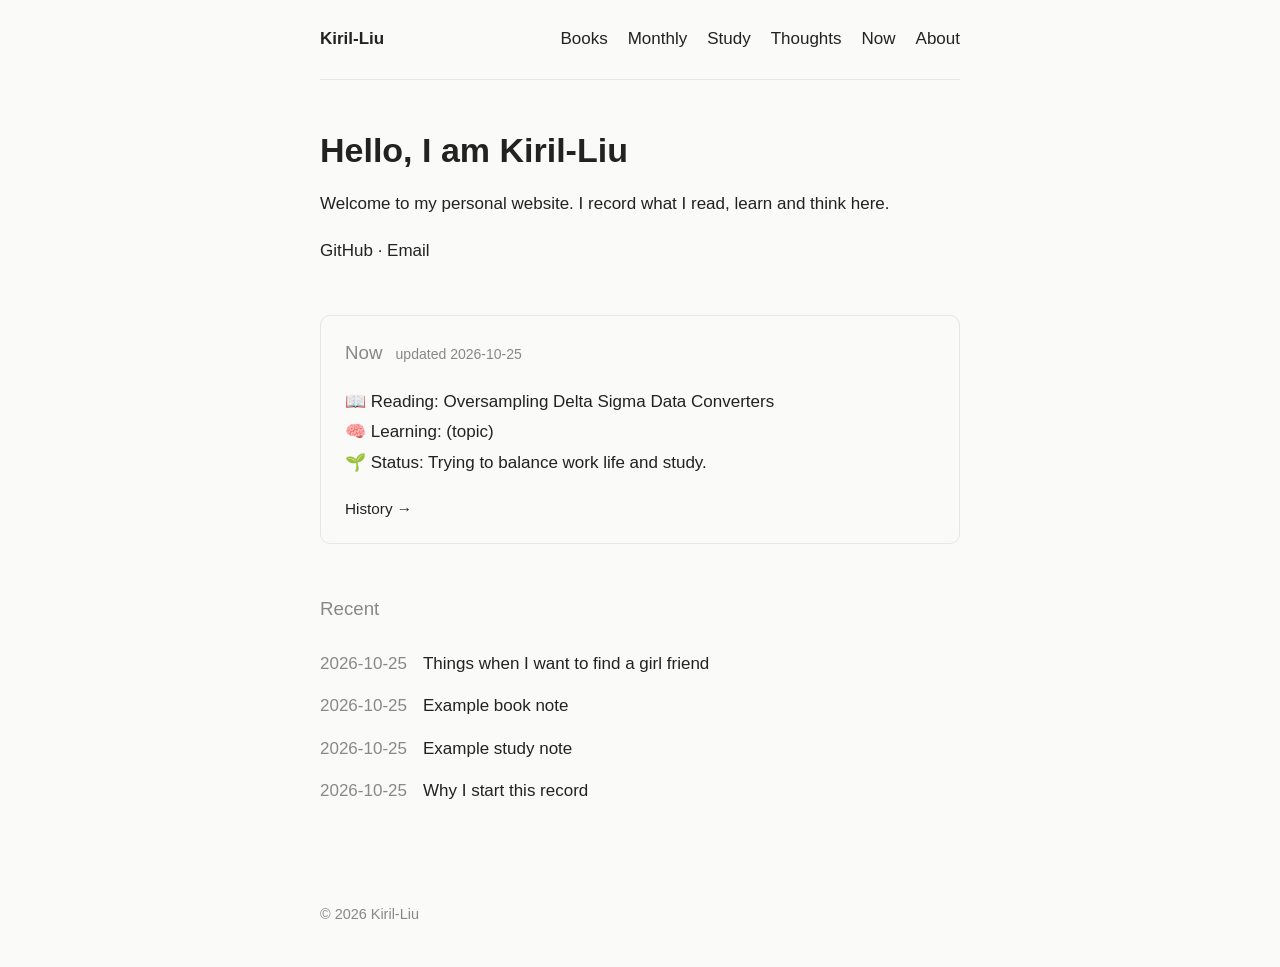
<file: index.html>
<!DOCTYPE html>
<html lang="en">
<head>
  <meta charset="UTF-8">
  <meta name="viewport" content="width=device-width, initial-scale=1">
  <title>Kiril-Liu</title>
  <link rel="stylesheet" href="style.css">
</head>
<body>
  <header>
    <nav>
      <a href="index.html" class="logo">Kiril-Liu</a>
      <a href="books.html">Books</a>
      <a href="monthly.html">Monthly</a>
      <a href="study.html">Study</a>
      <a href="thoughts.html">Thoughts</a>
      <a href="now.html">Now</a>
      <a href="about.html">About</a>
    </nav>
  </header>

  <main>
    <section class="fade">
      <h1>Hello, I am Kiril-Liu</h1>
      <p>Welcome to my personal website. I record what I read, learn and think here.</p>
      <p class="links">
        <a href="https://github.com/kiril-liu">GitHub</a> &middot;
        <a href="mailto:ljx@mail.hfut.edu.cn">Email</a>
      </p>
    </section>

    <section class="now fade">
      <h2>Now <small>updated 2026-10-25</small></h2>
      <ul>
        <li>📖 Reading: Oversampling Delta Sigma Data Converters</li>
        <li>🧠 Learning: (topic)</li>
        <li>🌱 Status: Trying to balance work life and study.</li>
      </ul>
      <p class="more"><a href="now.html">History &rarr;</a></p>
    </section>

    <section class="fade">
      <h2>Recent</h2>
      <!-- Add new lines at the top -->
      <ul class="list">
        <li><span>2026-10-25</span><a href="thoughts/things-when-i-want-to-find-a-girl-friend.html">Things when I want to find a girl friend</a></li>
        <li><span>2026-10-25</span><a href="books/example-book.html">Example book note</a></li>
        <li><span>2026-10-25</span><a href="study/example-note.html">Example study note</a></li>
        <li><span>2026-10-25</span><a href="about.html">Why I start this record</a></li>
      </ul>
    </section>
  </main>

  <footer>&copy; 2026 Kiril-Liu</footer>
</body>
</html>
</file>
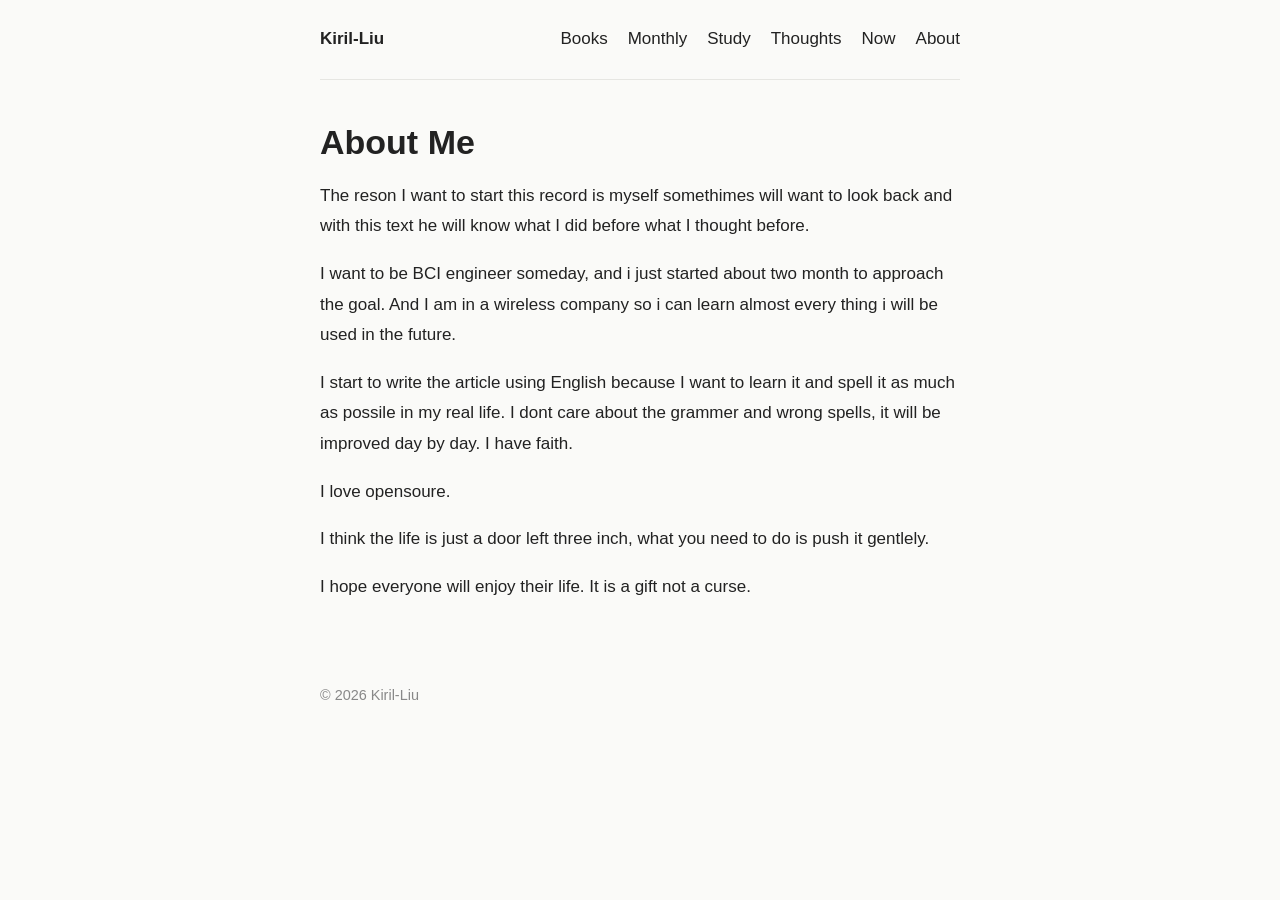
<file: about.html>
<!DOCTYPE html>
<html lang="en">
<head>
  <meta charset="UTF-8">
  <meta name="viewport" content="width=device-width, initial-scale=1">
  <title>About Me</title>
  <link rel="stylesheet" href="style.css">
</head>
<body>
  <header>
    <nav>
      <a href="index.html" class="logo">Kiril-Liu</a>
      <a href="books.html">Books</a>
      <a href="monthly.html">Monthly</a>
      <a href="study.html">Study</a>
      <a href="thoughts.html">Thoughts</a>
      <a href="now.html">Now</a>
      <a href="about.html">About</a>
    </nav>
  </header>

  <main>
    <article class="post fade">
      <h1>About Me</h1>
      <p>The reson I want to start this record is myself somethimes will want to look back and with this text he will know what I did before what I thought before.</p>
      <p>I want to be BCI engineer someday, and i just started about two month to approach the goal. And I am in a wireless company so i can learn almost every thing i will be used in the future.</p>
      <p>I start to write the article using English because I want to learn it and spell it as much as possile in my real life. I dont care about the grammer and wrong spells, it will be improved day by day. I have faith.</p>
      <p>I love opensoure.</p>
      <p>I think the life is just a door left three inch, what you need to do is push it gentlely.</p>
      <p>I hope everyone will enjoy their life. It is a gift not a curse.</p>
    </article>
  </main>

  <footer>&copy; 2026 Kiril-Liu</footer>
</body>
</html>
</file>
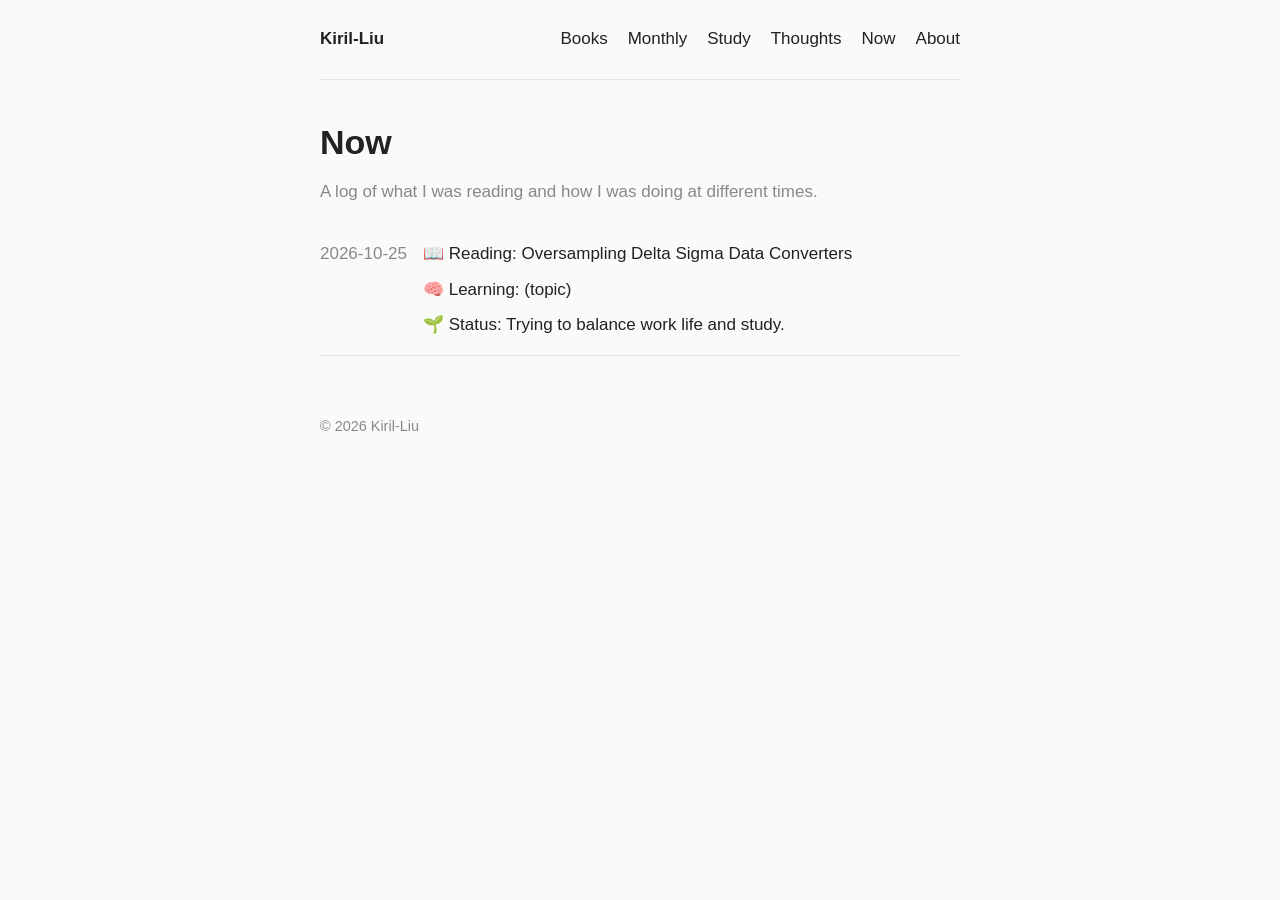
<file: now.html>
<!DOCTYPE html>
<html lang="en">
<head>
  <meta charset="UTF-8">
  <meta name="viewport" content="width=device-width, initial-scale=1">
  <title>Now</title>
  <link rel="stylesheet" href="style.css">
</head>
<body>
  <header>
    <nav>
      <a href="index.html" class="logo">Kiril-Liu</a>
      <a href="books.html">Books</a>
      <a href="monthly.html">Monthly</a>
      <a href="study.html">Study</a>
      <a href="thoughts.html">Thoughts</a>
      <a href="now.html">Now</a>
      <a href="about.html">About</a>
    </nav>
  </header>

  <main>
    <h1 class="fade">Now</h1>
    <p class="fade lead">A log of what I was reading and how I was doing at different times.</p>
    <!-- New entries go at the top of this list -->
    <ul class="now-log fade">
      <li>
        <span>2026-10-25</span>
        <div>
          <p>📖 Reading: Oversampling Delta Sigma Data Converters</p>
          <p>🧠 Learning: (topic)</p>
          <p>🌱 Status: Trying to balance work life and study.</p>
        </div>
      </li>
    </ul>
  </main>

  <footer>&copy; 2026 Kiril-Liu</footer>
</body>
</html>
</file>
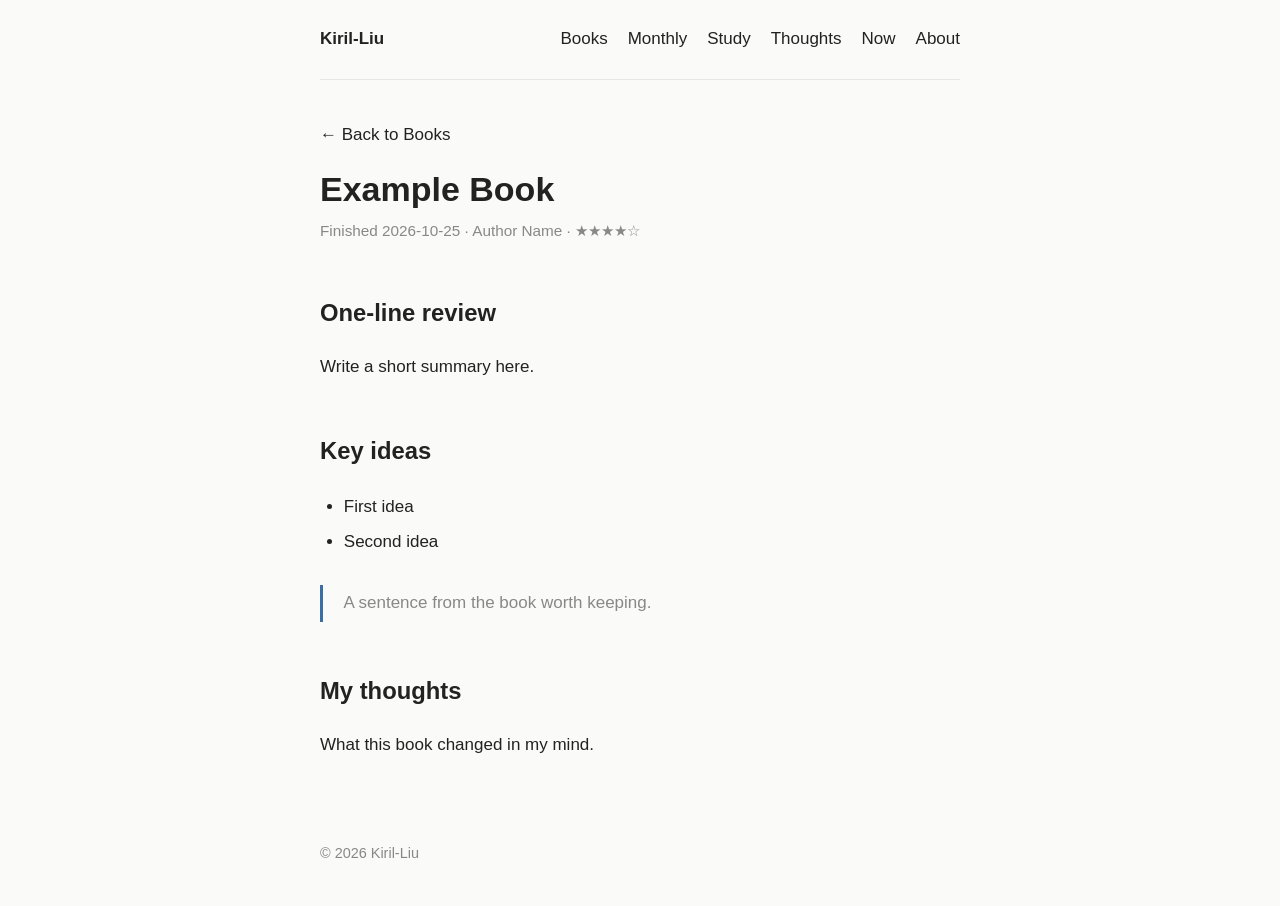
<file: books/example-book.html>
<!DOCTYPE html>
<html lang="en">
<head>
  <meta charset="UTF-8">
  <meta name="viewport" content="width=device-width, initial-scale=1">
  <title>Example Book</title>
  <link rel="stylesheet" href="../style.css">
</head>
<body>
  <header>
    <nav>
      <a href="../index.html" class="logo">Kiril-Liu</a>
      <a href="../books.html">Books</a>
      <a href="../monthly.html">Monthly</a>
      <a href="../study.html">Study</a>
      <a href="../thoughts.html">Thoughts</a>
      <a href="../now.html">Now</a>
      <a href="../about.html">About</a>
    </nav>
  </header>

  <main>
    <article class="post fade">
      <p><a href="../books.html">&larr; Back to Books</a></p>
      <h1>Example Book</h1>
      <p class="meta"><time>Finished 2026-10-25</time> &middot; Author Name &middot; ★★★★☆</p>

      <h2>One-line review</h2>
      <p>Write a short summary here.</p>

      <h2>Key ideas</h2>
      <ul>
        <li>First idea</li>
        <li>Second idea</li>
      </ul>

      <blockquote>A sentence from the book worth keeping.</blockquote>

      <h2>My thoughts</h2>
      <p>What this book changed in my mind.</p>
    </article>
  </main>

  <footer>&copy; 2026 Kiril-Liu</footer>
</body>
</html>
</file>
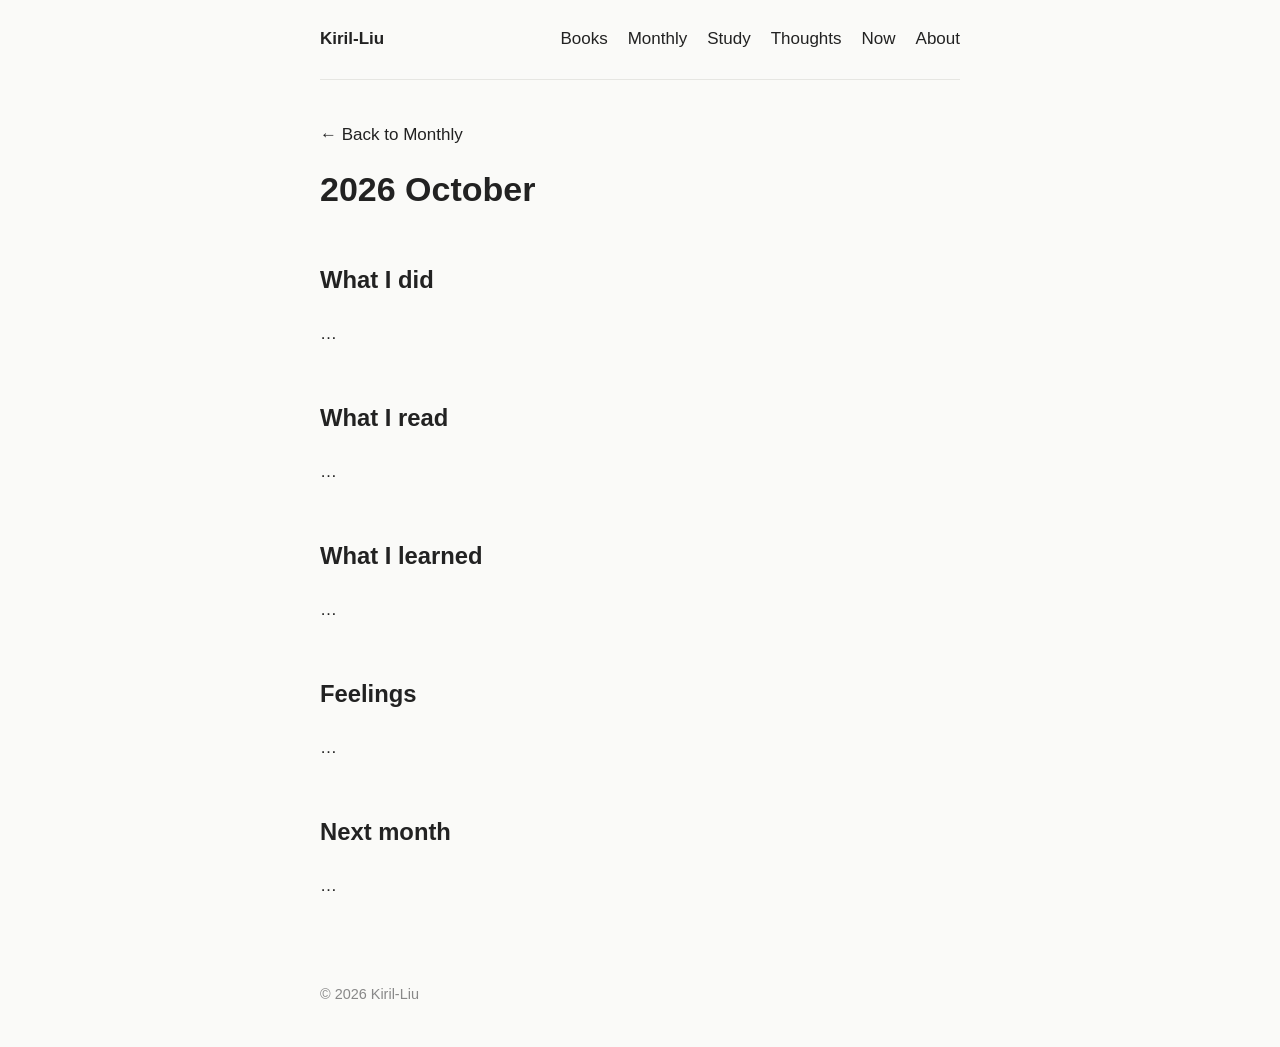
<file: monthly/2026-10.html>
<!DOCTYPE html>
<html lang="en">
<head>
  <meta charset="UTF-8">
  <meta name="viewport" content="width=device-width, initial-scale=1">
  <title>2026 October</title>
  <link rel="stylesheet" href="../style.css">
</head>
<body>
  <header>
    <nav>
      <a href="../index.html" class="logo">Kiril-Liu</a>
      <a href="../books.html">Books</a>
      <a href="../monthly.html">Monthly</a>
      <a href="../study.html">Study</a>
      <a href="../thoughts.html">Thoughts</a>
      <a href="../now.html">Now</a>
      <a href="../about.html">About</a>
    </nav>
  </header>

  <main>
    <article class="post fade">
      <p><a href="../monthly.html">&larr; Back to Monthly</a></p>
      <h1>2026 October</h1>

      <h2>What I did</h2><p>…</p>
      <h2>What I read</h2><p>…</p>
      <h2>What I learned</h2><p>…</p>
      <h2>Feelings</h2><p>…</p>
      <h2>Next month</h2><p>…</p>
    </article>
  </main>

  <footer>&copy; 2026 Kiril-Liu</footer>
</body>
</html>
</file>
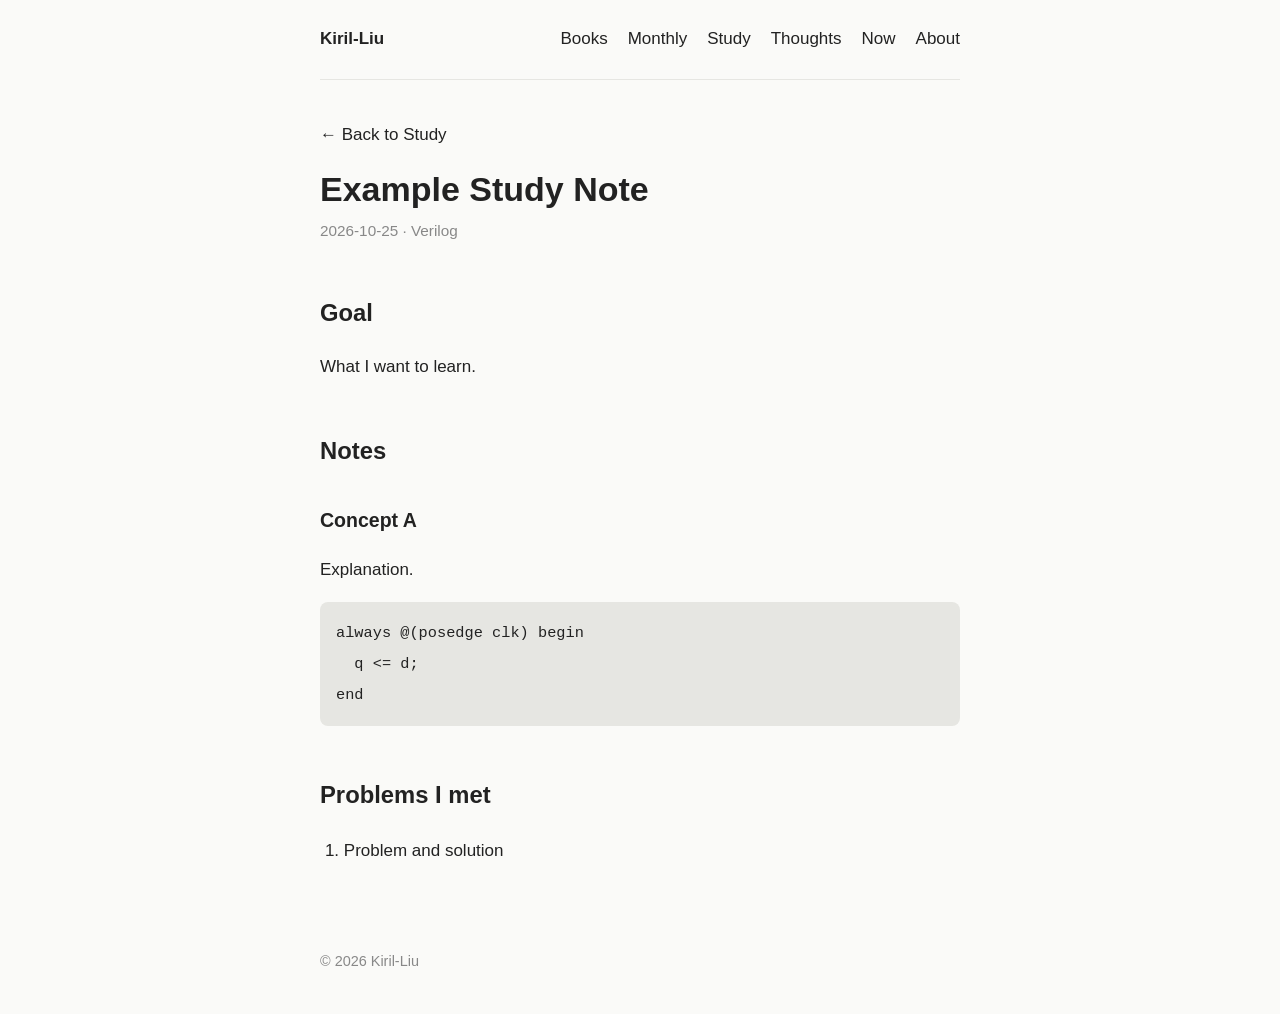
<file: study/example-note.html>
<!DOCTYPE html>
<html lang="en">
<head>
  <meta charset="UTF-8">
  <meta name="viewport" content="width=device-width, initial-scale=1">
  <title>Example Study Note</title>
  <link rel="stylesheet" href="../style.css">
</head>
<body>
  <header>
    <nav>
      <a href="../index.html" class="logo">Kiril-Liu</a>
      <a href="../books.html">Books</a>
      <a href="../monthly.html">Monthly</a>
      <a href="../study.html">Study</a>
      <a href="../thoughts.html">Thoughts</a>
      <a href="../now.html">Now</a>
      <a href="../about.html">About</a>
    </nav>
  </header>

  <main>
    <article class="post fade">
      <p><a href="../study.html">&larr; Back to Study</a></p>
      <h1>Example Study Note</h1>
      <p class="meta"><time>2026-10-25</time> &middot; Verilog</p>

      <h2>Goal</h2>
      <p>What I want to learn.</p>

      <h2>Notes</h2>
      <h3>Concept A</h3>
      <p>Explanation.</p>
      <pre><code>always @(posedge clk) begin
  q &lt;= d;
end</code></pre>

      <h2>Problems I met</h2>
      <ol>
        <li>Problem and solution</li>
      </ol>
    </article>
  </main>

  <footer>&copy; 2026 Kiril-Liu</footer>
</body>
</html>
</file>
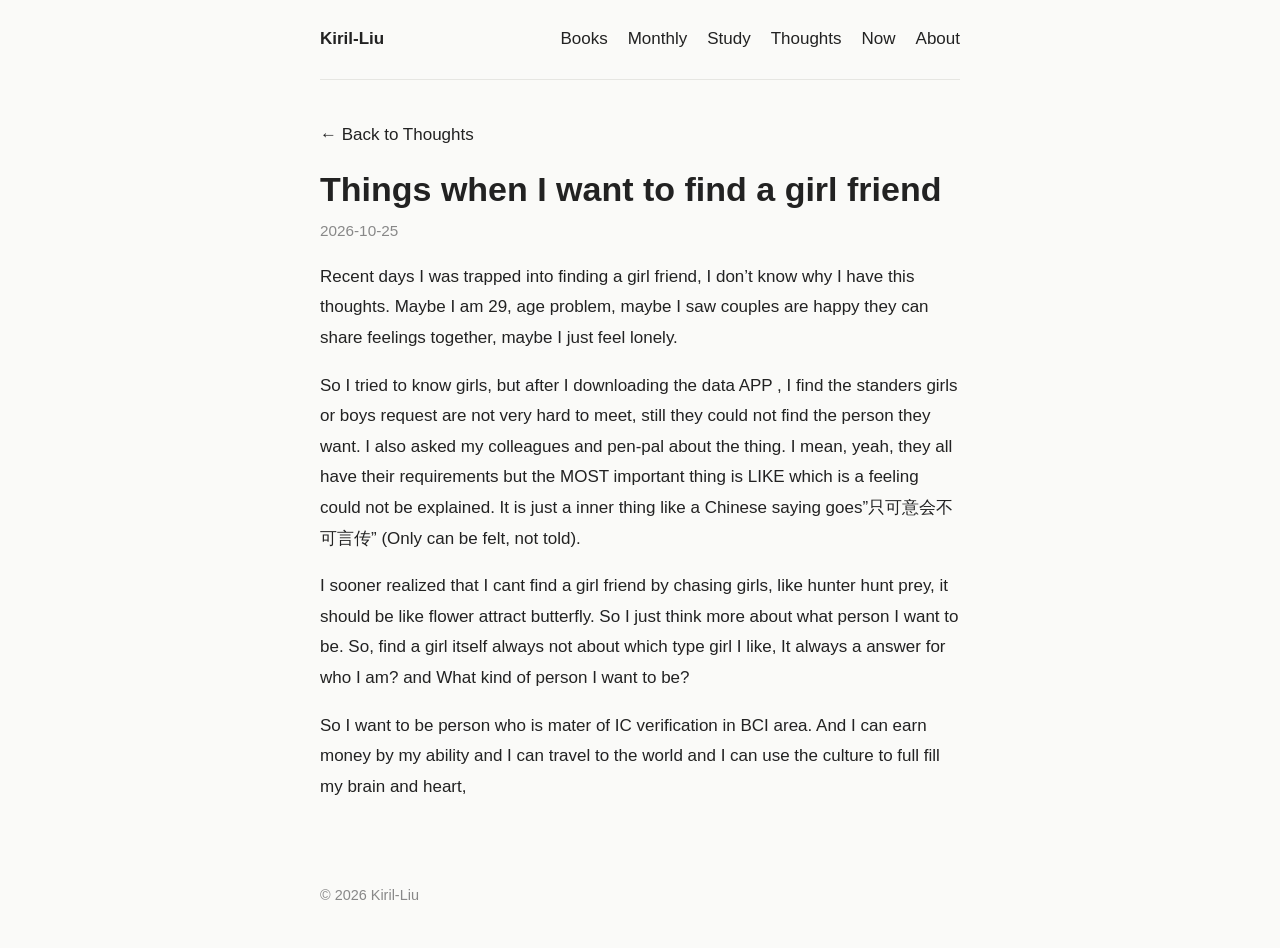
<file: thoughts/things-when-i-want-to-find-a-girl-friend.html>
<!DOCTYPE html>
<html lang="en">
<head>
  <meta charset="UTF-8">
  <meta name="viewport" content="width=device-width, initial-scale=1">
  <title>Things when I want to find a girl friend</title>
  <link rel="stylesheet" href="../style.css">
</head>
<body>
  <header>
    <nav>
      <a href="../index.html" class="logo">Kiril-Liu</a>
      <a href="../books.html">Books</a>
      <a href="../monthly.html">Monthly</a>
      <a href="../study.html">Study</a>
      <a href="../thoughts.html">Thoughts</a>
      <a href="../now.html">Now</a>
      <a href="../about.html">About</a>
    </nav>
  </header>

  <main>
    <article class="post fade">
      <p><a href="../thoughts.html">&larr; Back to Thoughts</a></p>
      <h1>Things when I want to find a girl friend</h1>
      <p class="meta"><time>2026-10-25</time></p>

      <p>Recent days I was trapped into finding a girl friend, I don’t know why I have this thoughts. Maybe I am 29, age problem, maybe I saw couples are happy they can share feelings together, maybe I just feel lonely.</p>
      <p>So I tried to know girls, but after I downloading the data APP , I find the standers girls or boys request are not very hard to meet, still they could not find the person they want. I also asked my colleagues and pen-pal about the thing. I mean, yeah, they all have their requirements but the MOST important thing is LIKE which is a feeling could not be explained. It is just a inner thing like a Chinese saying goes”只可意会不可言传” (Only can be felt, not told).</p>
      <p>I sooner realized that I cant find a girl friend by chasing girls, like hunter hunt prey, it should be like flower attract butterfly. So I just think more about what person I want to be. So, find a girl itself always not about which type girl I like, It always a answer for who I am? and What kind of person I want to be?</p>
      <p>So I want to be person who is mater of IC verification in BCI area. And I can earn money by my ability and I can travel to the world and I can use the culture to full fill my brain and heart,</p>
    </article>
  </main>

  <footer>&copy; 2026 Kiril-Liu</footer>
</body>
</html>
</file>
<file: style.css>
/* ===== Theme ===== */
:root {
  --bg: #fafaf8; --text: #222; --muted: #888;
  --accent: #3a6ea5; --line: #e6e6e2;
}
@media (prefers-color-scheme: dark) {
  :root { --bg: #161616; --text: #ddd; --muted: #777;
          --accent: #7aa7d9; --line: #2a2a2a; }
}

/* ===== Base ===== */
* { box-sizing: border-box; }
body {
  margin: 0; background: var(--bg); color: var(--text);
  font: 17px/1.8 -apple-system, "Segoe UI", "PingFang SC", "Microsoft YaHei", sans-serif;
}
header, main, footer { max-width: 680px; margin: 0 auto; padding: 0 20px; }
a { color: inherit; text-decoration: none; }
h1 { font-size: 2em; margin: 0 0 .4em; line-height: 1.3; }
h2 { font-size: 1.1em; color: var(--muted); font-weight: 500; }
h2 small { font-size: .75em; margin-left: 8px; }
section { margin: 48px 0; }
ul { padding-left: 0; list-style: none; }
footer { padding: 40px 20px; color: var(--muted); font-size: .85em; }

/* ===== Nav ===== */
nav { display: flex; flex-wrap: wrap; gap: 20px; padding: 24px 0; border-bottom: 1px solid var(--line); }
nav .logo { margin-right: auto; font-weight: 600; }

/* animated underline for links */
nav a, .links a, .list a, .post p a, .now .more a {
  background: linear-gradient(var(--accent), var(--accent)) 0 100% / 0 1px no-repeat;
  transition: background-size .3s, color .3s;
}
nav a:hover, .links a:hover, .list a:hover, .post p a:hover, .now .more a:hover {
  background-size: 100% 1px; color: var(--accent);
}

/* ===== Home / lists ===== */
.now { padding: 20px 24px; border: 1px solid var(--line); border-radius: 10px; }
.now h2 { margin-top: 0; }
.list li { display: flex; gap: 16px; padding: 6px 0; }
.list span, time { color: var(--muted); font-variant-numeric: tabular-nums; flex-shrink: 0; }
main > h1 { margin-top: 40px; }

/* ===== Now (history) ===== */
.now .more { margin: .8em 0 0; font-size: .9em; }
.lead { color: var(--muted); margin-top: 0; }
.now-log li { display: flex; gap: 16px; padding: 14px 0; border-bottom: 1px solid var(--line); }
.now-log span { color: var(--muted); font-variant-numeric: tabular-nums; flex-shrink: 0; }
.now-log p { margin: 0; }
.now-log p + p { margin-top: .3em; }

/* ===== Article body (detail pages) ===== */
.post { margin: 40px 0; }
.post h2 { font-size: 1.4em; color: var(--text); font-weight: 600; margin: 2em 0 .5em; }
.post h3 { font-size: 1.15em; margin: 1.5em 0 .4em; }
.post p  { margin: 1em 0; }
.post ul, .post ol { padding-left: 1.4em; }
.post ul { list-style: disc; }
.post li { padding: 2px 0; }
.post blockquote {
  margin: 1.5em 0; padding: .2em 1.2em;
  border-left: 3px solid var(--accent); color: var(--muted);
}
.post code {
  background: var(--line); padding: 2px 6px;
  border-radius: 4px; font-size: .9em;
}
.post pre { background: var(--line); padding: 16px; border-radius: 8px; overflow-x: auto; }
.post pre code { background: none; padding: 0; }
.post img { max-width: 100%; border-radius: 8px; }
.post hr { border: none; border-top: 1px solid var(--line); margin: 2em 0; }
.post .meta { color: var(--muted); font-size: .9em; margin-top: -.5em; }
details summary { cursor: pointer; color: var(--accent); }

/* ===== Animation ===== */
.fade { opacity: 0; transform: translateY(12px); animation: up .6s ease forwards; }
@keyframes up { to { opacity: 1; transform: none; } }
main > .fade:nth-child(2) { animation-delay: .15s; }
main > .fade:nth-child(3) { animation-delay: .3s; }
@media (prefers-reduced-motion: reduce) {
  .fade { animation: none; opacity: 1; transform: none; }
}
</file>
